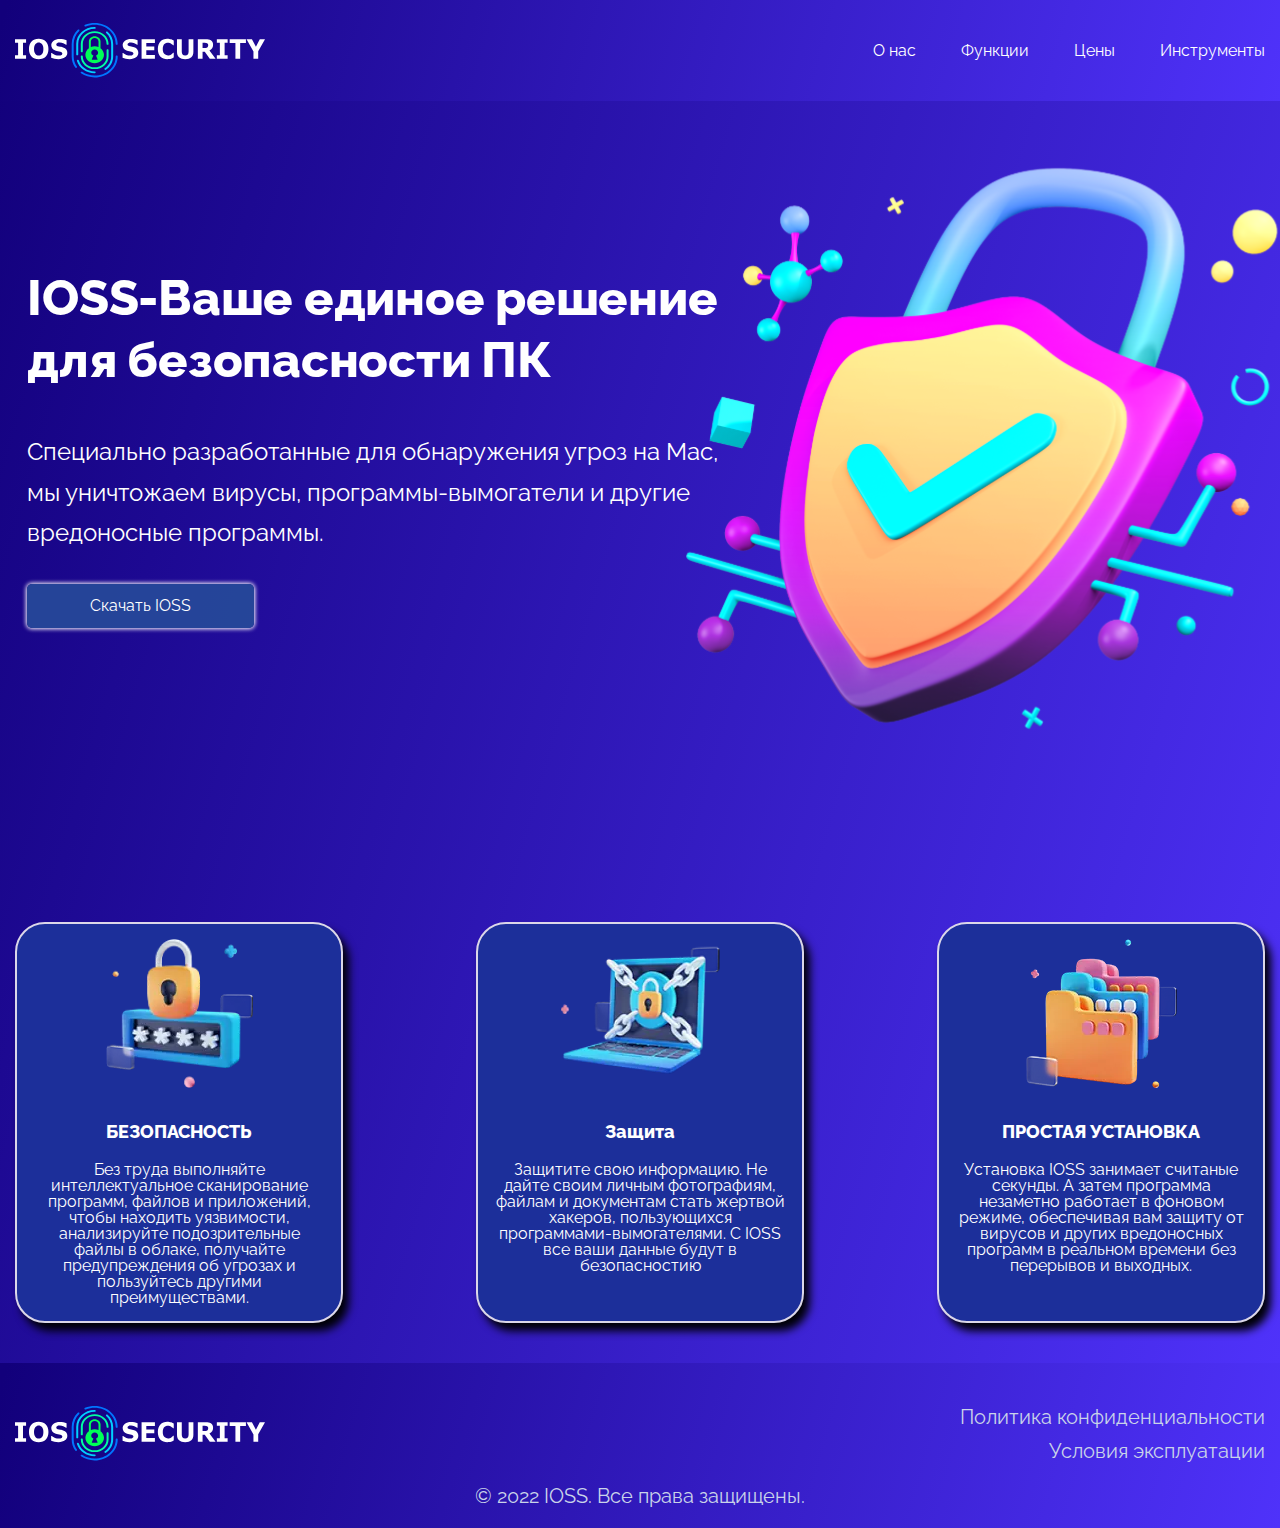
<file: index.html>
<!DOCTYPE html>
<html lang="ru">

<head>
	<title>HomePage</title>
	<meta charset="UTF-8">
	<meta name="format-detection" content="telephone=no">
	<!-- <style>body{opacity: 0;}</style> -->
	<link rel="stylesheet" href="css/style.min.css?_v=20230120191058">
	<link rel="shortcut icon" href="favicon.ico">
	<!-- <meta name="robots" content="noindex, nofollow"> -->
	<meta name="viewport" content="width=device-width, initial-scale=1.0">
</head>

<body>
	<div class="wrapper">
		<header class="header">
			<div class="header__container">
				<a href="#" class="header__logo"><img src="img/logo.svg" alt="logo"></a>
				<div class="header__menu menu">
					<nav class="menu__body">
						<ul class="menu__list">
							<li class="menu__item"><a href="#" class="menu__link">О нас</a></li>
							<li class="menu__item"><a href="#" class="menu__link">Функции</a></li>
							<li class="menu__item"><a href="#" class="menu__link">Цены</a></li>
							<li class="menu__item"><a href="#" class="menu__link">Инструменты</a></li>
						</ul>
					</nav>
					<button type="button" class="menu__icon icon-menu"><span></span></button>
				</div>
			</div>
		</header>
		<main class="page">

			<section class="page__main main">

				<div class="main__inner">
					<div class="main__content">
						<div class="main__container">
							<div class="main__body">
								<h1 class="main__title">IOSS-Ваше единое решение
									для безопасности ПК</h1>
								<p class="main__text">Специально разработанные для обнаружения угроз на Mac,
									мы уничтожаем вирусы, программы-вымогатели
									и другие вредоносные программы.</p>
								<button class="main__button button"><span>Скачать IOSS</span></button>
							</div>
						</div>
					</div>
					<div class="main__img">
						<img src="img/main/lock.svg" alt="">
					</div>
				</div>


				<div class="main__advantages advantages">
					<div class="advantages__container">

						<article class="advantages__item ">
							<div class="advantages__img">
								<picture><source srcset="img/main/advantages/01.webp" type="image/webp"><img src="img/main/advantages/01.png" alt=""></picture>
							</div>
							<div class="advantages__content">
								<div class="advantages__title">БЕЗОПАСНОСТЬ</div>
								<div class="advantages__text">Без труда выполняйте интеллектуальное сканирование программ,
									файлов и приложений, чтобы находить уязвимости, анализируйте подозрительные файлы в облаке,
									получайте предупреждения об угрозах и пользуйтесь другими преимуществами.</div>
							</div>
						</article>

						<article class="advantages__item ">
							<div class="advantages__img">
								<picture><source srcset="img/main/advantages/02.webp" type="image/webp"><img src="img/main/advantages/02.png" alt=""></picture>
							</div>
							<div class="advantages__content">
								<div class="advantages__title">Защита</div>
								<div class="advantages__text">Защитите свою информацию. Не дайте своим личным фотографиям,
									файлам и документам стать жертвой хакеров, пользующихся программами-вымогателями. С IOSS все
									ваши данные будут в безопасностию</div>
							</div>
						</article>

						<article class="advantages__item ">
							<div class="advantages__img">
								<picture><source srcset="img/main/advantages/03.webp" type="image/webp"><img src="img/main/advantages/03.png" alt=""></picture>
							</div>
							<div class="advantages__content">
								<div class="advantages__title">ПРОСТАЯ УСТАНОВКА</div>
								<div class="advantages__text">Установка IOSS занимает считаные секунды. А затем программа
									незаметно работает в фоновом режиме, обеспечивая вам защиту от вирусов и других вредоносных
									программ в реальном времени без перерывов и выходных.
								</div>
							</div>
						</article>

					</div>
				</div>

				<div class="main__decor"></div>

			</section>

		</main>
		<footer class="footer">
			<div class="footer__container">
				<div class="footer__wrapper">
					<a href="#" class="footer__logo"><img src="img/logo.svg" alt="logo"></a>
					<div class="footer__confidential confidential">
						<a class="confidential__link" href="#">Политика конфиденциальности</a>
						<a class="confidential__link" href="#">Условия эксплуатации</a>
					</div>
				</div>
				<div class="footer__privacy">© 2022 IOSS. Все права защищены.</div>

			</div>
		</footer>
	</div>
	<script src="js/app.min.js?_v=20230120191058"></script>
</body>

</html>
</file>
<file: css/style.min.css>
@charset "UTF-8";@import url(https://fonts.googleapis.com/css?family=Raleway:300,regular,500,600,700,800&display=swap);*{padding:0;margin:0;border:0}*,:after,:before{-webkit-box-sizing:border-box;box-sizing:border-box}body,html{height:100%;min-width:320px}body{color:#000;line-height:1;font-family:Raleway;font-size:1rem;-ms-text-size-adjust:100%;-moz-text-size-adjust:100%;-webkit-text-size-adjust:100%;-webkit-font-smoothing:antialiased;-moz-osx-font-smoothing:grayscale}button,input,textarea{font-family:Raleway;font-size:inherit}button{cursor:pointer;color:inherit;background-color:transparent}a{color:inherit;text-decoration:none}ul li{list-style:none}img{vertical-align:top}h1,h2,h3,h4,h5,h6{font-weight:inherit;font-size:inherit}svg{height:1em;width:1em}svg path{stroke:inherit;fill:inherit}.lock body{overflow:hidden;-ms-touch-action:none;touch-action:none;-ms-scroll-chaining:none;overscroll-behavior:none}.wrapper{min-height:100%;display:-webkit-box;display:-ms-flexbox;display:flex;-webkit-box-orient:vertical;-webkit-box-direction:normal;-ms-flex-direction:column;flex-direction:column;overflow:hidden}@supports (overflow:clip){.wrapper{overflow:clip}}.wrapper>main{-webkit-box-flex:1;-ms-flex:1 1 auto;flex:1 1 auto}.wrapper>*{min-width:0}[class*=__container]{max-width:84.375rem;margin:0 auto;padding:0 .9375rem}[class*=-ibg]{position:relative}[class*=-ibg] img{position:absolute;width:100%;height:100%;top:0;left:0;-o-object-fit:cover;object-fit:cover}[class*=-ibg_contain] img{-o-object-fit:contain;object-fit:contain}.button{padding:.8125rem 3.9375rem;display:inline-block;background-color:rgba(38,74,153,.914);-webkit-box-shadow:0 0 4px 1px #fff;box-shadow:0 0 4px 1px #fff;border-radius:.3125rem;line-height:1.1;color:#fff;-webkit-transition:all .3s ease 0s;-o-transition:all .3s ease 0s;transition:all .3s ease 0s}.button:hover{background-color:rgba(51,89,173,.914);-webkit-box-shadow:-1px 4px #141414;box-shadow:-1px 4px #141414}.button:active{background-color:rgba(51,89,173,.914);-webkit-box-shadow:none;box-shadow:none}.block{padding-left:1.25rem;padding-right:1.25rem;display:-ms-grid;display:grid;-ms-grid-columns:(1fr)[3];grid-template-columns:repeat(3,1fr);-webkit-box-pack:center;-ms-flex-pack:center;justify-content:center;gap:2.8125rem}.block__item{display:-webkit-box;display:-ms-flexbox;display:flex;-webkit-box-orient:vertical;-webkit-box-direction:normal;-ms-flex-direction:column;flex-direction:column;-webkit-box-align:center;-ms-flex-align:center;align-items:center;max-width:31.6875rem}.item{padding-top:.9375rem;padding-bottom:2.8125rem;padding-left:.9375rem;padding-right:.9375rem;background-color:#fff}.item__img{margin-bottom:1.25rem;max-width:23rem}.item__img img{max-width:100%}.item__content{display:-webkit-box;display:-ms-flexbox;display:flex;-webkit-box-orient:vertical;-webkit-box-direction:normal;-ms-flex-direction:column;flex-direction:column;text-align:center}.item__title{margin-bottom:.9375rem;font-weight:800;font-size:1.125rem;line-height:1.6;text-transform:uppercase;color:#12007b}.item__text{max-width:20.6875rem;line-height:1.3}.header{background:-o-linear-gradient(164deg,#4f32fa 0,#12007b 99.44%);background:linear-gradient(286deg,#4f32fa 0,#12007b 99.44%);position:fixed;left:0;top:0;width:100%;z-index:50}.header__container{min-width:6.25rem;display:-webkit-box;display:-ms-flexbox;display:flex;-webkit-box-pack:justify;-ms-flex-pack:justify;justify-content:space-between;-webkit-box-align:center;-ms-flex-align:center;align-items:center;gap:.9375rem}.header__logo{position:relative;z-index:10}.menu__list{display:-webkit-box;display:-ms-flexbox;display:flex;-ms-flex-wrap:wrap;flex-wrap:wrap;-webkit-column-gap:2.8125rem;-moz-column-gap:2.8125rem;column-gap:2.8125rem;row-gap:.625rem}.menu__link{line-height:1.1;display:-webkit-box;display:-ms-flexbox;display:flex;-webkit-box-align:center;-ms-flex-align:center;align-items:center;color:#fff;-webkit-transition:all .3s ease 0s;-o-transition:all .3s ease 0s;transition:all .3s ease 0s}.menu__link:hover{color:#e2ecee;text-shadow:2px 4px 3px #000}.menu__link:active{text-shadow:none}.icon-menu{display:none}.footer{background:-o-linear-gradient(164deg,#4f32fa 0,#12007b 99.44%);background:linear-gradient(286deg,#4f32fa 0,#12007b 99.44%);width:100%}.footer__container{min-height:8.75rem;display:-webkit-box;display:-ms-flexbox;display:flex;-webkit-box-orient:vertical;-webkit-box-direction:normal;-ms-flex-direction:column;flex-direction:column;padding-top:1.25rem;padding-bottom:1.25rem}.footer__logo{-webkit-box-flex:1;-ms-flex:1 1 auto;flex:1 1 auto}.footer__wrapper{display:-webkit-box;display:-ms-flexbox;display:flex;-webkit-box-align:center;-ms-flex-align:center;align-items:center;-webkit-column-gap:.9375rem;-moz-column-gap:.9375rem;column-gap:.9375rem}.footer__privacy{-ms-flex-item-align:center;-ms-grid-row-align:center;align-self:center;font-size:1.25rem;line-height:1.2;color:#c9d3e9}.confidential{display:-webkit-box;display:-ms-flexbox;display:flex;-webkit-box-orient:vertical;-webkit-box-direction:normal;-ms-flex-direction:column;flex-direction:column;-webkit-box-align:end;-ms-flex-align:end;align-items:flex-end;row-gap:.625rem;font-size:1.25rem;line-height:1.2;color:#c9d3e9}.confidential__link{-webkit-transition:all .3s ease 0s;-o-transition:all .3s ease 0s;transition:all .3s ease 0s}.confidential__link:hover{color:#e2ecee;text-shadow:2px 4px 3px #000}.confidential__link:active{text-shadow:none}.main{padding-top:8.75rem;padding-bottom:2.5rem;background:-o-linear-gradient(164deg,#4f32fa 0,#12007b 99.44%);background:linear-gradient(286deg,#4f32fa 0,#12007b 99.44%)}.main__content{-webkit-box-flex:0;-ms-flex:0 0 100%;flex:0 0 100%;display:-webkit-box;display:-ms-flexbox;display:flex}.main__container{display:-webkit-box;display:-ms-flexbox;display:flex;-webkit-box-align:center;-ms-flex-align:center;align-items:center}.main__title{font-weight:800;line-height:1.28;letter-spacing:-.005em;color:#fff}.main__title:not(:last-child){margin-bottom:2.5rem}.main__text{max-width:43.375rem;font-size:1.5rem;line-height:1.7;color:#fff}.main__text:not(:last-child){margin-bottom:1.875rem}.main__img img{max-width:100%}.advantages__container{display:-webkit-box;display:-ms-flexbox;display:flex;-webkit-box-pack:justify;-ms-flex-pack:justify;justify-content:space-between;-webkit-column-gap:1.5625rem;-moz-column-gap:1.5625rem;column-gap:1.5625rem}.advantages__item{display:-webkit-box;display:-ms-flexbox;display:flex;-webkit-box-orient:vertical;-webkit-box-direction:normal;-ms-flex-direction:column;flex-direction:column;-webkit-box-align:center;-ms-flex-align:center;align-items:center;-webkit-box-flex:0;-ms-flex:0 1 20.5rem;flex:0 1 20.5rem;color:#fff;text-align:center;background-color:#1c2f9a;-webkit-box-shadow:6px 8px 9px #010007;box-shadow:6px 8px 9px #010007;padding:.9375rem;border:2px solid #dbd7e9;border-radius:1.875rem}.advantages__img{max-width:9.9375rem;height:9.3125rem}.advantages__img:not(:last-child){margin-bottom:1.875rem}.advantages__img img{max-width:100%;height:100%}.advantages__title{font-weight:800;font-size:1.125rem;line-height:1.6}.advantages__title:not(:last-child){margin-bottom:.9375rem}@media (min-width:61.99875em){.main__inner{display:-webkit-box;display:-ms-flexbox;display:flex}.main__body{width:57%;position:relative;z-index:2}.main__img{position:relative;padding:0 0 48% 0;-webkit-box-flex:0;-ms-flex:0 0 50%;flex:0 0 50%;-webkit-transform:translate(-97%,0);-ms-transform:translate(-97%,0);transform:translate(-97%,0)}.main__img img{position:absolute;width:100%;height:100%;top:0;left:0;-o-object-fit:cover;object-fit:cover}}@media (min-width:84.375em){.main__inner{padding-bottom:10.625rem}.main__title{font-size:3.125rem}}@media (max-width:20em){.main__inner{padding-bottom:8.75rem}.main__title{font-size:2.1875rem}}@media (max-width:83.75rem){.block{-ms-grid-columns:(minmax(25.4375rem,31.6875rem))[2];grid-template-columns:repeat(2,minmax(25.4375rem,31.6875rem))}}@media (max-width:79.6875rem){.main__title{text-align:center}}@media (max-width:64rem){.main__text{-ms-flex-item-align:center;-ms-grid-row-align:center;align-self:center}}@media (max-width:61.99875em){.main__inner{display:-webkit-box;display:-ms-flexbox;display:flex;-webkit-box-orient:vertical;-webkit-box-direction:reverse;-ms-flex-direction:column-reverse;flex-direction:column-reverse;-webkit-box-align:center;-ms-flex-align:center;align-items:center}.main__body{display:-webkit-box;display:-ms-flexbox;display:flex;-webkit-box-orient:vertical;-webkit-box-direction:normal;-ms-flex-direction:column;flex-direction:column;-webkit-box-align:center;-ms-flex-align:center;align-items:center}.advantages__container{-webkit-box-orient:vertical;-webkit-box-direction:normal;-ms-flex-direction:column;flex-direction:column;-webkit-box-align:center;-ms-flex-align:center;align-items:center;row-gap:2.5rem}.advantages__item{max-width:100%;-webkit-box-orient:horizontal;-webkit-box-direction:normal;-ms-flex-direction:row;flex-direction:row;-webkit-column-gap:3.125rem;-moz-column-gap:3.125rem;column-gap:3.125rem;-webkit-box-align:center;-ms-flex-align:center;align-items:center}.advantages__content{max-width:20.5rem}}@media (max-width:55rem){.block{-ms-grid-columns:1fr;grid-template-columns:1fr}.block__item{max-width:100%;-webkit-box-orient:horizontal;-webkit-box-direction:normal;-ms-flex-direction:row;flex-direction:row;-webkit-box-align:center;-ms-flex-align:center;align-items:center;-ms-flex-pack:distribute;justify-content:space-around}}@media (max-width:47.99875em){.menu__body{position:fixed;width:100%;height:100%;left:-100%;top:0;background:-o-linear-gradient(184deg,#4f32fa 0,#12007b 99.44%);background:linear-gradient(266deg,#4f32fa 0,#12007b 99.44%);overflow:auto;-webkit-box-pack:end;-ms-flex-pack:end;justify-content:flex-end;-webkit-transition:all .5s ease 0s;-o-transition:all .5s ease 0s;transition:all .5s ease 0s}.menu__body::before{content:"";position:fixed;width:100%;background:-o-linear-gradient(164deg,#4f32fa 0,#12007b 99.44%);background:linear-gradient(286deg,#4f32fa 0,#12007b 99.44%);left:-100%;top:0;z-index:2;min-height:6.25rem;-webkit-transition:all .5s ease 0s;-o-transition:all .5s ease 0s;transition:all .5s ease 0s}.menu-open .menu__body{left:0}.menu-open .menu__body::before{left:0}.menu__list{padding-top:12.5rem;-webkit-box-orient:vertical;-webkit-box-direction:normal;-ms-flex-direction:column;flex-direction:column;-webkit-box-align:center;-ms-flex-align:center;align-items:center;gap:2.5rem}.menu__link{font-size:1.5625rem;text-transform:uppercase;font-weight:700}.icon-menu{display:block;position:relative;width:1.875rem;height:1.125rem;z-index:5}.icon-menu span,.icon-menu::after,.icon-menu::before{content:"";-webkit-transition:all .3s ease 0s;-o-transition:all .3s ease 0s;transition:all .3s ease 0s;right:0;position:absolute;width:100%;height:.125rem;background-color:#fff}.icon-menu::before{top:0}.icon-menu::after{bottom:0}.icon-menu span{top:calc(50% - .0625rem)}.menu-open .icon-menu span{width:0}.menu-open .icon-menu::before{top:calc(50% - .0625rem);-webkit-transform:rotate(-45deg);-ms-transform:rotate(-45deg);transform:rotate(-45deg)}.menu-open .icon-menu::after{bottom:calc(50% - .0625rem);-webkit-transform:rotate(45deg);-ms-transform:rotate(45deg);transform:rotate(45deg)}.footer__wrapper{-webkit-box-orient:vertical;-webkit-box-direction:normal;-ms-flex-direction:column;flex-direction:column;margin-bottom:1.25rem}.confidential__link{-ms-flex-item-align:center;-ms-grid-row-align:center;align-self:center}.advantages__item{max-width:20.5rem;-webkit-box-orient:vertical;-webkit-box-direction:normal;-ms-flex-direction:column;flex-direction:column}}@media (max-width:47.99875em) and (any-hover:none){.icon-menu{cursor:default}}@media (max-width:47.99875em) and (max-width:20em){.footer__privacy{font-size:1.0625rem}.confidential{font-size:1.0625rem}}@media (max-width:43.75rem){.block__item{-webkit-box-orient:vertical;-webkit-box-direction:normal;-ms-flex-direction:column;flex-direction:column}}@media (max-width:43.75rem) and (max-width:20em){.item__title{font-size:1rem}.item__text{font-size:.875rem}}@media (max-width:43.75rem) and (min-width:84.375em){.item__title{font-size:1.125rem}.item__text{font-size:1rem}}@media (max-width:43.75rem) and (min-width:20em) and (max-width:84.375em){@supports (font-size:clamp(1rem ,0.9611650485rem + 0.1941747573vw ,1.125rem)){.item__title{font-size:clamp(1rem ,.9611650485rem + .1941747573vw ,1.125rem)}}@supports not (font-size:clamp(1rem ,0.9611650485rem + 0.1941747573vw ,1.125rem)){.item__title{font-size:calc(1rem + .125 * (100vw - 20rem)/ 64.375)}}@supports (font-size:clamp(0.875rem ,0.8361650485rem + 0.1941747573vw ,1rem)){.item__text{font-size:clamp(.875rem ,.8361650485rem + .1941747573vw ,1rem)}}@supports not (font-size:clamp(0.875rem ,0.8361650485rem + 0.1941747573vw ,1rem)){.item__text{font-size:calc(.875rem + .125 * (100vw - 20rem)/ 64.375)}}}@media (max-width:47.99875em) and (min-width:84.375em){.footer__privacy{font-size:1.25rem}.confidential{font-size:1.25rem}}@media (max-width:47.99875em) and (min-width:20em) and (max-width:84.375em){@supports (font-size:clamp(1.0625rem ,1.0042475728rem + 0.2912621359vw ,1.25rem)){.footer__privacy{font-size:clamp(1.0625rem ,1.0042475728rem + .2912621359vw ,1.25rem)}}@supports not (font-size:clamp(1.0625rem ,1.0042475728rem + 0.2912621359vw ,1.25rem)){.footer__privacy{font-size:calc(1.0625rem + .1875 * (100vw - 20rem)/ 64.375)}}@supports (font-size:clamp(1.0625rem ,1.0042475728rem + 0.2912621359vw ,1.25rem)){.confidential{font-size:clamp(1.0625rem ,1.0042475728rem + .2912621359vw ,1.25rem)}}@supports not (font-size:clamp(1.0625rem ,1.0042475728rem + 0.2912621359vw ,1.25rem)){.confidential{font-size:calc(1.0625rem + .1875 * (100vw - 20rem)/ 64.375)}}}@media (min-width:20em) and (max-width:84.375em){@supports (padding-bottom:clamp(8.75rem ,8.1674757282rem + 2.9126213592vw ,10.625rem)){.main__inner{padding-bottom:clamp(8.75rem ,8.1674757282rem + 2.9126213592vw ,10.625rem)}}@supports not (padding-bottom:clamp(8.75rem ,8.1674757282rem + 2.9126213592vw ,10.625rem)){.main__inner{padding-bottom:calc(8.75rem + 1.875 * (100vw - 20rem)/ 64.375)}}@supports (font-size:clamp(2.1875rem ,1.8962378641rem + 1.4563106796vw ,3.125rem)){.main__title{font-size:clamp(2.1875rem ,1.8962378641rem + 1.4563106796vw ,3.125rem)}}@supports not (font-size:clamp(2.1875rem ,1.8962378641rem + 1.4563106796vw ,3.125rem)){.main__title{font-size:calc(2.1875rem + .9375 * (100vw - 20rem)/ 64.375)}}}
</file>
